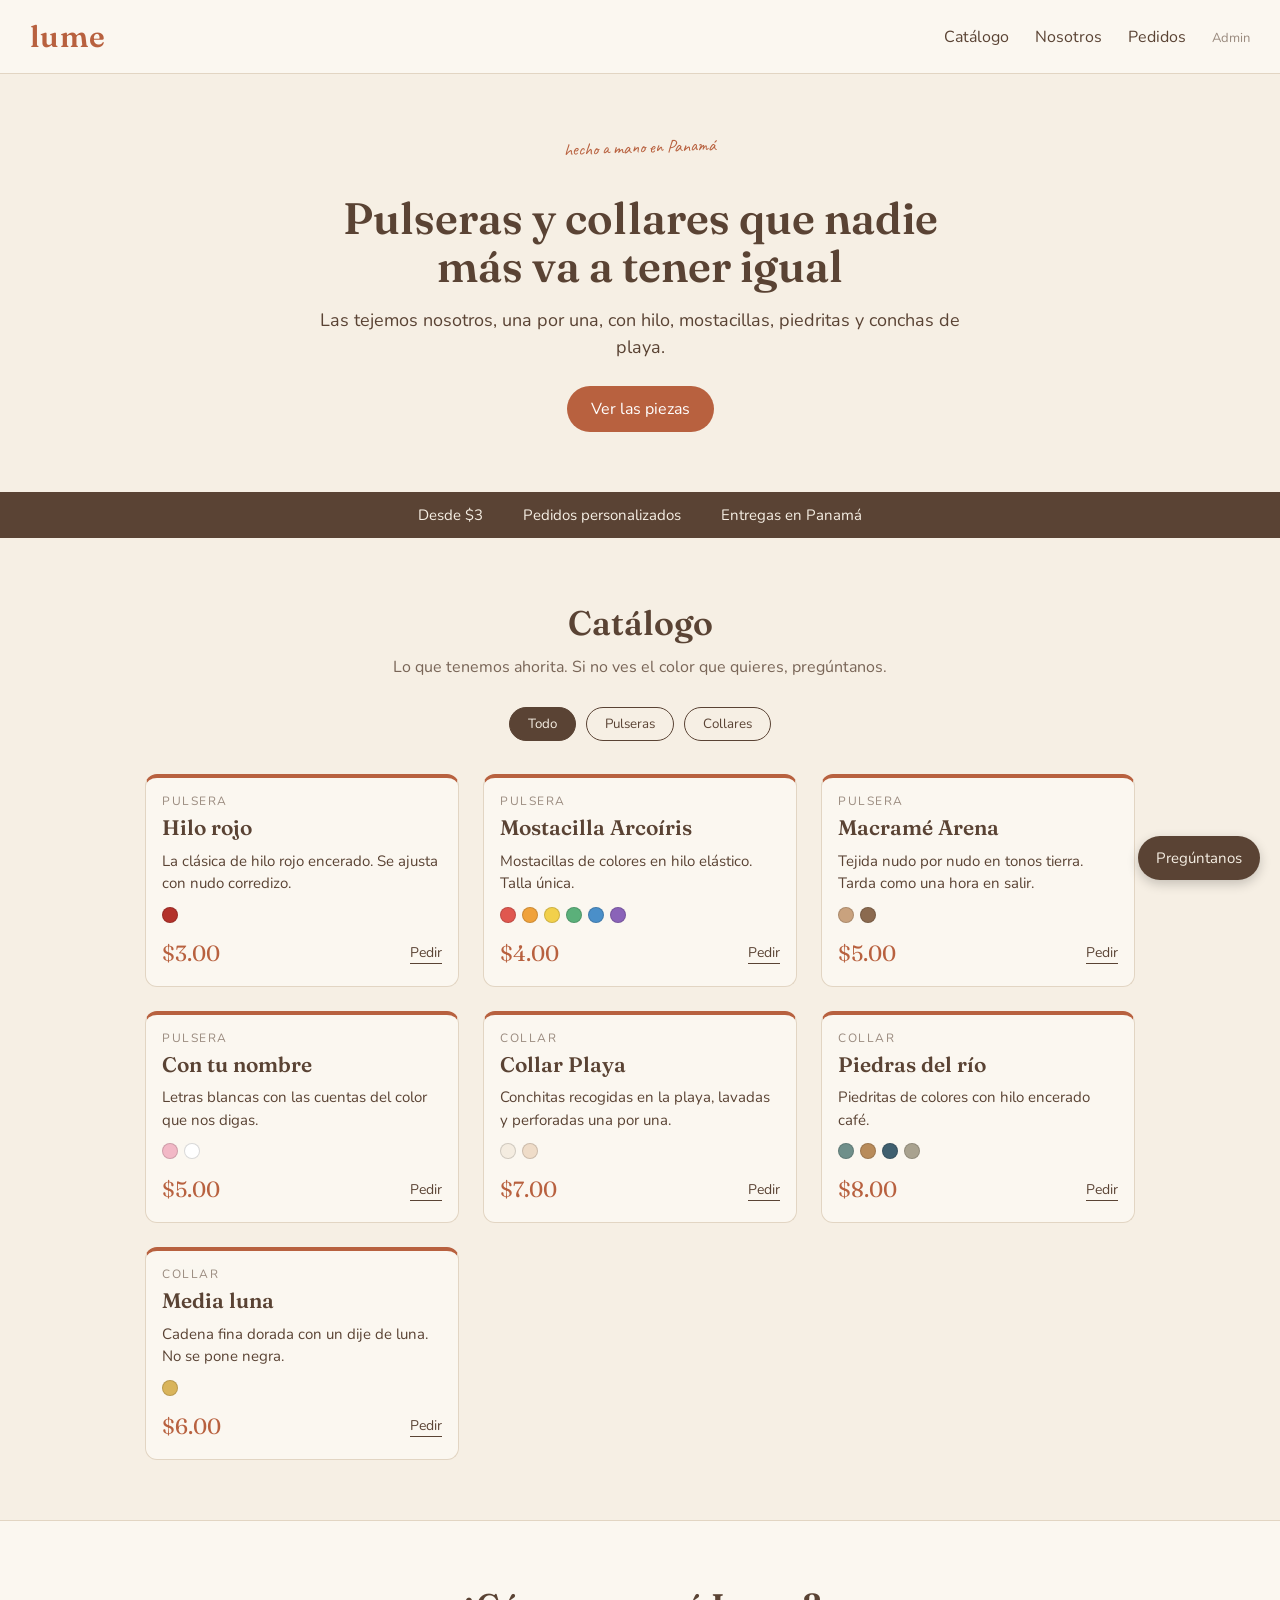
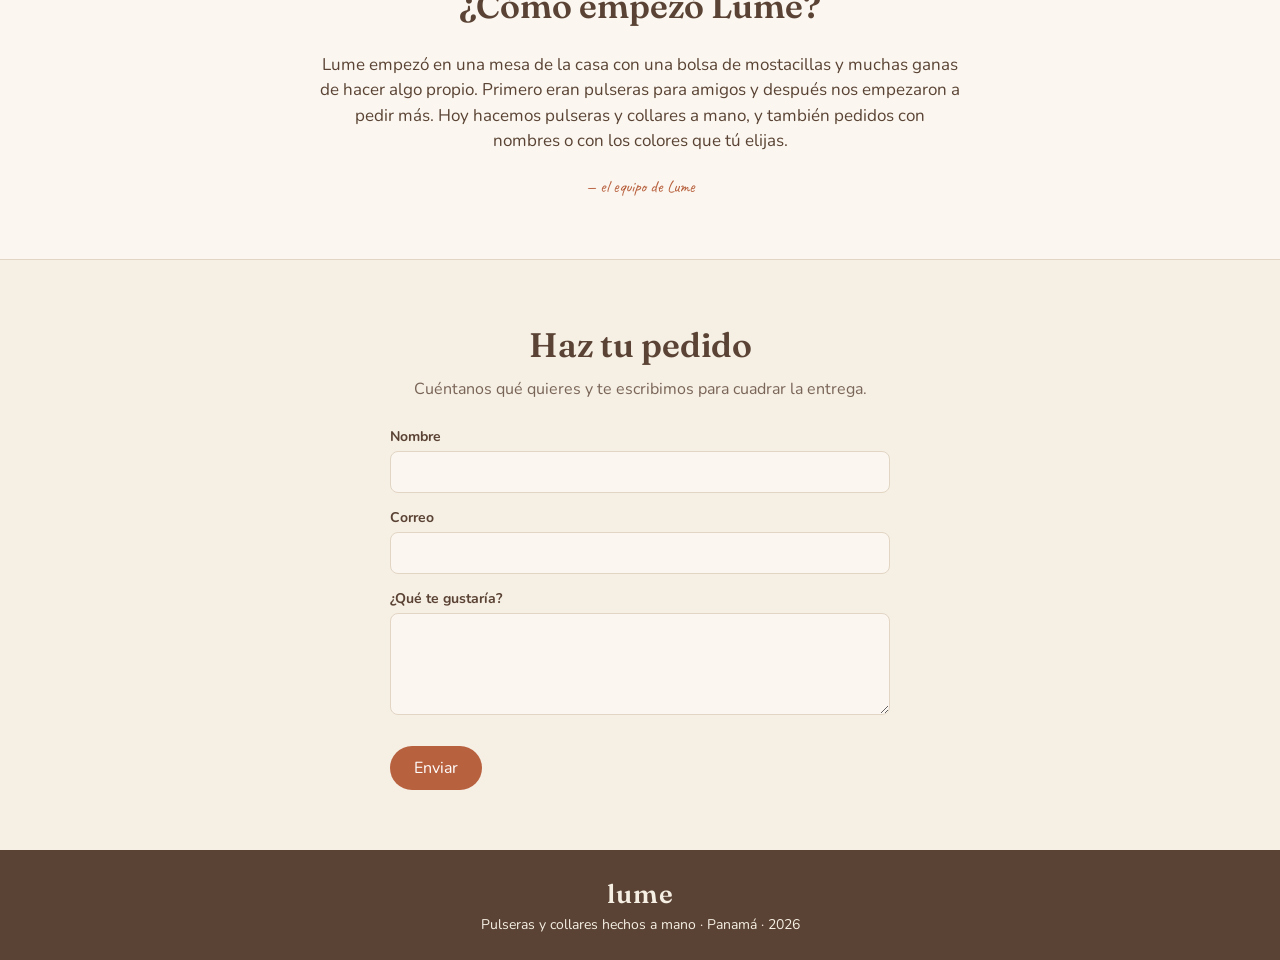
<file: index.html>
<!DOCTYPE html>
<html lang="es">
<head>
  <meta charset="UTF-8">
  <meta name="viewport" content="width=device-width, initial-scale=1.0">
  <title>Lume | Pulseras y collares hechos a mano</title>
  <link rel="preconnect" href="https://fonts.googleapis.com">
  <link href="https://fonts.googleapis.com/css2?family=Fraunces:opsz,wght@9..144,400;9..144,600&family=Caveat:wght@500&family=Nunito:wght@400;700&display=swap" rel="stylesheet">
  <link rel="stylesheet" href="css/estilos.css">
</head>
<body>

  <!-- Barra de navegacion -->
  <header class="nav">
    <a href="#inicio" class="logo">lume</a>
    <button class="menu-btn" id="menuBtn" aria-label="Abrir menú">☰</button>
    <nav id="menu">
      <a href="#catalogo">Catálogo</a>
      <a href="#nosotros">Nosotros</a>
      <a href="#contacto">Pedidos</a>
      <a href="admin.html" class="nav-admin">Admin</a>
    </nav>
  </header>

  <!-- Home -->
  <section id="inicio" class="hero">
    <div class="hero-texto aparecer">
      <p class="nota">hecho a mano en Panamá</p>
      <h2>Pulseras y collares que nadie más va a tener igual</h2>
      <p>Las tejemos nosotros, una por una, con hilo, mostacillas, piedritas y conchas de playa.</p>
      <a href="#catalogo" class="btn">Ver las piezas</a>
    </div>
  </section>

  <!-- Franja con datos -->
  <div class="franja">
    <span>Desde $3</span>
    <span>Pedidos personalizados</span>
    <span>Entregas en Panamá</span>
  </div>

  <!-- Catalogo -->
  <section id="catalogo" class="seccion">
    <h2>Catálogo</h2>
    <p class="subtitulo">Lo que tenemos ahorita. Si no ves el color que quieres, pregúntanos.</p>

    <div class="filtros">
      <button class="filtro activo" data-cat="todos">Todo</button>
      <button class="filtro" data-cat="pulsera">Pulseras</button>
      <button class="filtro" data-cat="collar">Collares</button>
    </div>

    <p id="cargando" class="cargando">Cargando productos...</p>
    <div id="listaProductos" class="grid"></div>
  </section>

  <!-- Nosotros -->
  <section id="nosotros" class="nosotros">
    <div class="seccion">
      <h2>¿Cómo empezó Lume?</h2>
      <p>
        Lume empezó en una mesa de la casa con una bolsa de mostacillas y muchas ganas de hacer algo propio.
        Primero eran pulseras para amigos y después nos empezaron a pedir más.
        Hoy hacemos pulseras y collares a mano, y también pedidos con nombres o con los colores que tú elijas.
      </p>
      <p class="firma">— el equipo de Lume</p>
    </div>
  </section>

  <!-- Contacto -->
  <section id="contacto" class="seccion">
    <h2>Haz tu pedido</h2>
    <p class="subtitulo">Cuéntanos qué quieres y te escribimos para cuadrar la entrega.</p>

    <!-- FormSubmit manda el mensaje al correo. CAMBIAR el correo por el de ustedes -->
    <form id="formContacto" action="https://formsubmit.co/TU_CORREO@gmail.com" method="POST">
      <input type="hidden" name="_subject" value="Nuevo pedido desde Lume">
      <input type="hidden" name="_captcha" value="false">

      <label for="nombre">Nombre</label>
      <input type="text" id="nombre" name="nombre">

      <label for="correo">Correo</label>
      <input type="email" id="correo" name="correo">

      <label for="mensaje">¿Qué te gustaría?</label>
      <textarea id="mensaje" name="mensaje" rows="4"></textarea>

      <p id="errorForm" class="error"></p>
      <button type="submit" class="btn">Enviar</button>
    </form>
  </section>

  <footer>
    <p class="logo">lume</p>
    <p>Pulseras y collares hechos a mano · Panamá · 2026</p>
  </footer>

  <!-- Chatbot -->
  <button id="abrirChat" class="chat-boton" aria-label="Abrir chat">Pregúntanos</button>
  <div id="chat" class="chat oculto">
    <div class="chat-header">
      <span>Luma · asistente de Lume</span>
      <button id="cerrarChat" aria-label="Cerrar chat">✕</button>
    </div>
    <div id="chatMensajes" class="chat-mensajes"></div>
    <form id="chatForm" class="chat-form">
      <input type="text" id="chatInput" placeholder="Escribe tu pregunta...">
      <button type="submit">Enviar</button>
    </form>
  </div>

  <script src="js/datos.js"></script>
  <script src="js/main.js"></script>
  <script src="js/chatbot.js"></script>
</body>
</html>
</file>
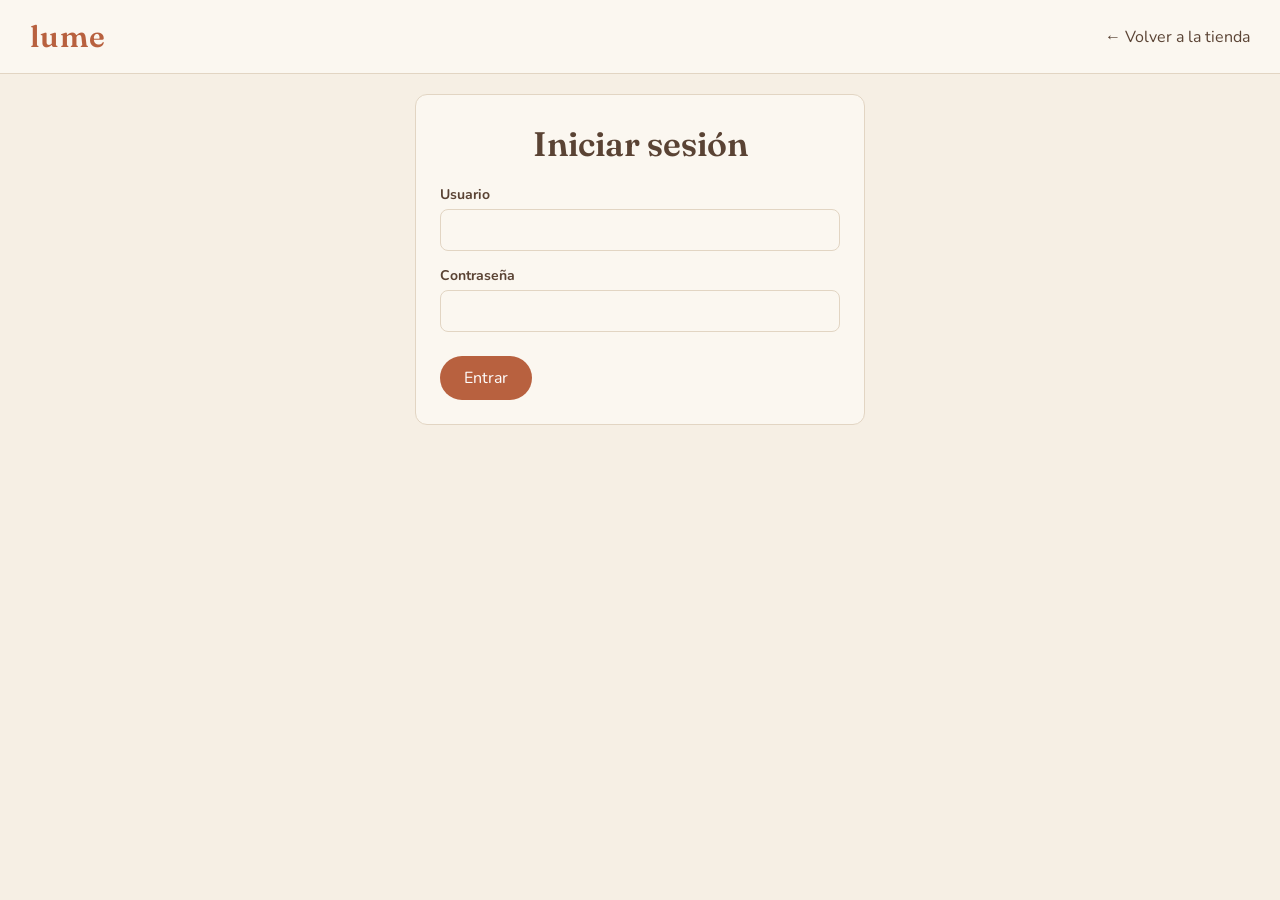
<file: admin.html>
<!DOCTYPE html>
<html lang="es">
<head>
  <meta charset="UTF-8">
  <meta name="viewport" content="width=device-width, initial-scale=1.0">
  <title>Lume | Admin</title>
  <link href="https://fonts.googleapis.com/css2?family=Fraunces:opsz,wght@9..144,400;9..144,600&family=Caveat:wght@500&family=Nunito:wght@400;700&display=swap" rel="stylesheet">
  <link rel="stylesheet" href="css/estilos.css">
</head>
<body class="admin-body">

  <header class="nav">
    <a href="index.html" class="logo">lume</a>
    <nav>
      <a href="index.html">← Volver a la tienda</a>
    </nav>
  </header>

  <!-- Login -->
  <section id="login" class="seccion caja">
    <h2>Iniciar sesión</h2>
    <form id="formLogin">
      <label for="usuario">Usuario</label>
      <input type="text" id="usuario">
      <label for="clave">Contraseña</label>
      <input type="password" id="clave">
      <p id="errorLogin" class="error"></p>
      <button type="submit" class="btn">Entrar</button>
    </form>
  </section>

  <!-- Panel (se muestra despues del login) -->
  <section id="panel" class="seccion oculto">
    <div class="panel-top">
      <h2>Panel de productos</h2>
      <button id="btnSalir" class="btn btn-gris">Cerrar sesión</button>
    </div>

    <form id="formProducto" class="caja">
      <h3>Agregar producto</h3>
      <label for="pNombre">Nombre</label>
      <input type="text" id="pNombre">

      <label for="pCategoria">Categoría</label>
      <select id="pCategoria">
        <option value="pulsera">Pulsera</option>
        <option value="collar">Collar</option>
      </select>

      <label for="pPrecio">Precio ($)</label>
      <input type="number" id="pPrecio" step="0.5" min="0">

      <label for="pDesc">Descripción</label>
      <textarea id="pDesc" rows="2"></textarea>

      <label for="pFoto">Foto (opcional)</label>
      <input type="file" id="pFoto" accept="image/*">
      <img id="vistaFoto" class="vista-foto oculto" alt="Vista previa de la foto">

      <label for="pImagen">o ruta de la imagen (ej: img/pulsera1.jpg)</label>
      <input type="text" id="pImagen">

      <p id="errorProducto" class="error"></p>
      <button type="submit" class="btn">Guardar</button>
    </form>

    <h3>Productos actuales</h3>
    <table class="tabla">
      <thead>
        <tr><th></th><th>Nombre</th><th>Categoría</th><th>Precio</th><th></th></tr>
      </thead>
      <tbody id="tablaProductos"></tbody>
    </table>
    <button id="btnReiniciar" class="btn btn-gris">Volver a productos iniciales</button>
  </section>

  <script src="js/datos.js"></script>
  <script src="js/admin.js"></script>
</body>
</html>
</file>
<file: css/estilos.css>
/* ===== Estilos de Lume ===== */

:root {
  --crema: #f6efe4;
  --papel: #fbf7f0;
  --cafe: #5a4334;
  --terracota: #b8613f;
  --terracota-osc: #994c2f;
  --linea: #e2d5c3;
}

* {
  margin: 0;
  padding: 0;
  box-sizing: border-box;
}

html {
  scroll-behavior: smooth;
}

body {
  font-family: "Nunito", Arial, sans-serif;
  background-color: var(--crema);
  color: var(--cafe);
  line-height: 1.5;
}

h1, h2, h3, .logo {
  font-family: "Fraunces", Georgia, serif;
  font-weight: 600;
}

/* Navegacion */
.nav {
  background-color: var(--papel);
  border-bottom: 1px solid var(--linea);
  padding: 14px 30px;
  display: flex;
  justify-content: space-between;
  align-items: center;
  position: sticky;
  top: 0;
  z-index: 10;
}

.logo {
  color: var(--terracota);
  font-size: 30px;
  text-decoration: none;
  letter-spacing: 1px;
}

.nav nav a {
  color: var(--cafe);
  text-decoration: none;
  margin-left: 22px;
}

.nav nav a:hover {
  color: var(--terracota);
}

.nav-admin {
  font-size: 13px;
  opacity: 0.6;
}

.menu-btn {
  display: none;
  background: none;
  border: none;
  color: var(--cafe);
  font-size: 26px;
  cursor: pointer;
}

/* Hero */
.hero {
  max-width: 1050px;
  margin: auto;
  padding: 60px 30px;
  text-align: center;
}

.hero-texto {
  max-width: 680px;
  margin: auto;
}

.nota {
  font-family: "Caveat", cursive;
  font-size: 26px;
  color: var(--terracota);
  transform: rotate(-2deg);
  display: inline-block;
}

.hero h2 {
  font-size: 44px;
  line-height: 1.1;
  margin: 8px 0 16px;
}

.hero-texto p {
  font-size: 18px;
  margin-bottom: 25px;
}


/* Franja */
.franja {
  background: var(--cafe);
  color: var(--crema);
  display: flex;
  justify-content: center;
  gap: 40px;
  padding: 12px;
  font-size: 15px;
  flex-wrap: wrap;
}

/* Botones */
.btn {
  background-color: var(--terracota);
  color: white;
  padding: 11px 24px;
  border: none;
  border-radius: 30px;
  text-decoration: none;
  cursor: pointer;
  font-size: 16px;
  font-family: inherit;
  display: inline-block;
}

.btn:hover {
  background-color: var(--terracota-osc);
}

.btn-gris {
  background-color: #9a8f84;
}

/* Secciones */
.seccion {
  padding: 60px 30px;
  max-width: 1050px;
  margin: auto;
}

.seccion h2 {
  text-align: center;
  font-size: 34px;
}

.subtitulo {
  text-align: center;
  margin: 6px 0 25px;
  opacity: 0.8;
}

.nosotros {
  background: var(--papel);
  border-top: 1px solid var(--linea);
  border-bottom: 1px solid var(--linea);
}

.nosotros p {
  max-width: 640px;
  margin: 20px auto 0;
  text-align: center;
  font-size: 17px;
}

.firma {
  font-family: "Caveat", cursive;
  font-size: 24px;
  color: var(--terracota);
}

/* Filtros */
.filtros {
  text-align: center;
  margin-bottom: 30px;
}

.filtro {
  background: transparent;
  border: 1px solid var(--cafe);
  color: var(--cafe);
  padding: 7px 18px;
  margin: 3px;
  border-radius: 20px;
  cursor: pointer;
  font-family: inherit;
}

.filtro.activo {
  background: var(--cafe);
  color: var(--crema);
}

.cargando {
  text-align: center;
  opacity: 0.6;
}

/* Tarjetas de productos */
.grid {
  display: grid;
  grid-template-columns: repeat(3, 1fr);
  gap: 24px;
}

.tarjeta {
  background: var(--papel);
  border: 1px solid var(--linea);
  border-radius: 12px;
  overflow: hidden;
  transition: transform 0.2s, box-shadow 0.2s;
}

.tarjeta:hover {
  transform: translateY(-4px);
  box-shadow: 0 8px 18px rgba(90, 67, 52, 0.12);
}

.tarjeta img {
  width: 100%;
  height: 220px;
  object-fit: cover;
  display: block;
}

/* sin foto la tarjeta lleva una linea arriba */
.tarjeta:not(.con-foto) {
  border-top: 4px solid var(--terracota);
}

.colores {
  display: flex;
  gap: 6px;
  margin: 12px 16px 0;
}

.colores span {
  width: 16px;
  height: 16px;
  border-radius: 50%;
  border: 1px solid rgba(0, 0, 0, 0.15);
}

.tipo {
  display: block;
  font-size: 12px;
  text-transform: uppercase;
  letter-spacing: 1.5px;
  opacity: 0.6;
  margin: 14px 16px 0;
}

.tarjeta h3 {
  font-size: 21px;
  margin: 2px 16px 6px;
}

.tarjeta p {
  margin: 0 16px;
  font-size: 15px;
}

.tarjeta-pie {
  display: flex;
  justify-content: space-between;
  align-items: center;
  padding: 14px 16px 16px;
}

.precio {
  font-family: "Fraunces", Georgia, serif;
  font-size: 22px;
  color: var(--terracota);
}

.pedir {
  color: var(--cafe);
  border-bottom: 1px solid var(--cafe);
  text-decoration: none;
  font-size: 14px;
}

/* Formularios */
form label {
  display: block;
  margin-top: 14px;
  margin-bottom: 4px;
  font-weight: 700;
  font-size: 14px;
}

form input,
form textarea,
form select {
  width: 100%;
  padding: 10px;
  border: 1px solid var(--linea);
  background: var(--papel);
  border-radius: 8px;
  font-size: 15px;
  font-family: inherit;
  color: var(--cafe);
}

form input:focus,
form textarea:focus {
  outline: 2px solid var(--terracota);
  border-color: transparent;
}

form .btn {
  margin-top: 16px;
}

#formContacto {
  max-width: 500px;
  margin: auto;
}

.error {
  color: #c0392b;
  margin-top: 8px;
  font-size: 14px;
}

footer {
  background: var(--cafe);
  color: var(--crema);
  text-align: center;
  padding: 25px;
  font-size: 14px;
}

footer .logo {
  color: var(--crema);
  font-size: 26px;
}

/* Animacion simple */
.aparecer {
  animation: aparecer 0.7s ease;
}

@keyframes aparecer {
  from { opacity: 0; transform: translateY(15px); }
  to { opacity: 1; }
}

.oculto {
  display: none !important;
}

/* Chatbot */
.chat-boton {
  position: fixed;
  bottom: 20px;
  right: 20px;
  padding: 12px 18px;
  border-radius: 30px;
  border: none;
  background: var(--cafe);
  color: var(--crema);
  font-family: inherit;
  font-size: 15px;
  cursor: pointer;
  box-shadow: 0 4px 12px rgba(0, 0, 0, 0.2);
}

.chat {
  position: fixed;
  bottom: 80px;
  right: 20px;
  width: 310px;
  height: 420px;
  background: var(--papel);
  border: 1px solid var(--linea);
  border-radius: 12px;
  box-shadow: 0 8px 25px rgba(0, 0, 0, 0.15);
  display: flex;
  flex-direction: column;
  overflow: hidden;
}

.chat-header {
  background: var(--cafe);
  color: var(--crema);
  padding: 12px;
  display: flex;
  justify-content: space-between;
}

.chat-header button {
  background: none;
  border: none;
  color: var(--crema);
  cursor: pointer;
  font-size: 16px;
}

.chat-mensajes {
  flex: 1;
  padding: 12px;
  overflow-y: auto;
}

.msg {
  padding: 8px 12px;
  border-radius: 12px;
  margin-bottom: 8px;
  max-width: 85%;
  font-size: 14px;
}

.msg.bot {
  background: #efe4d4;
}

.msg.usuario {
  background: var(--terracota);
  color: white;
  margin-left: auto;
}

.msg.escribiendo {
  opacity: 0.6;
  font-style: italic;
}

.chat-form {
  display: flex;
  border-top: 1px solid var(--linea);
}

.chat-form input {
  flex: 1;
  border: none;
  padding: 12px;
  background: transparent;
  font-family: inherit;
}

.chat-form button {
  border: none;
  background: var(--terracota);
  color: white;
  padding: 0 14px;
  cursor: pointer;
  font-family: inherit;
}

/* Admin */
.caja {
  background: var(--papel);
  border: 1px solid var(--linea);
  max-width: 450px;
  margin: 20px auto;
  padding: 24px;
  border-radius: 12px;
}

.panel-top {
  display: flex;
  justify-content: space-between;
  align-items: center;
}

.tabla {
  width: 100%;
  border-collapse: collapse;
  background: var(--papel);
  margin: 15px 0;
}

.tabla th,
.tabla td {
  border-bottom: 1px solid var(--linea);
  padding: 10px 8px;
  text-align: left;
}

.tabla th {
  font-size: 13px;
  text-transform: uppercase;
  letter-spacing: 1px;
}

.vista-foto {
  width: 100%;
  max-height: 200px;
  object-fit: cover;
  border-radius: 8px;
  margin-top: 8px;
}

.mini {
  width: 44px;
  height: 44px;
  object-fit: cover;
  border-radius: 6px;
  display: block;
}

.btn-borrar {
  background: none;
  color: #c0392b;
  border: 1px solid #c0392b;
  padding: 4px 10px;
  border-radius: 20px;
  cursor: pointer;
}

/* ===== Responsive ===== */
@media (max-width: 850px) {
  .grid {
    grid-template-columns: repeat(2, 1fr);
  }

}

@media (max-width: 560px) {
  .menu-btn {
    display: block;
  }

  #menu {
    display: none;
    position: absolute;
    top: 62px;
    left: 0;
    width: 100%;
    background: var(--papel);
    border-bottom: 1px solid var(--linea);
    flex-direction: column;
    padding: 10px 0;
  }

  #menu.abierto {
    display: flex;
  }

  #menu a {
    margin: 10px 30px;
  }

  .grid {
    grid-template-columns: 1fr;
  }

  .hero {
    padding: 35px 20px;
  }

  .hero h2 {
    font-size: 32px;
  }

  .franja {
    gap: 14px;
    font-size: 13px;
  }

  .chat {
    width: 92%;
    right: 4%;
  }

  .panel-top {
    flex-direction: column;
    gap: 10px;
  }
}
</file>
